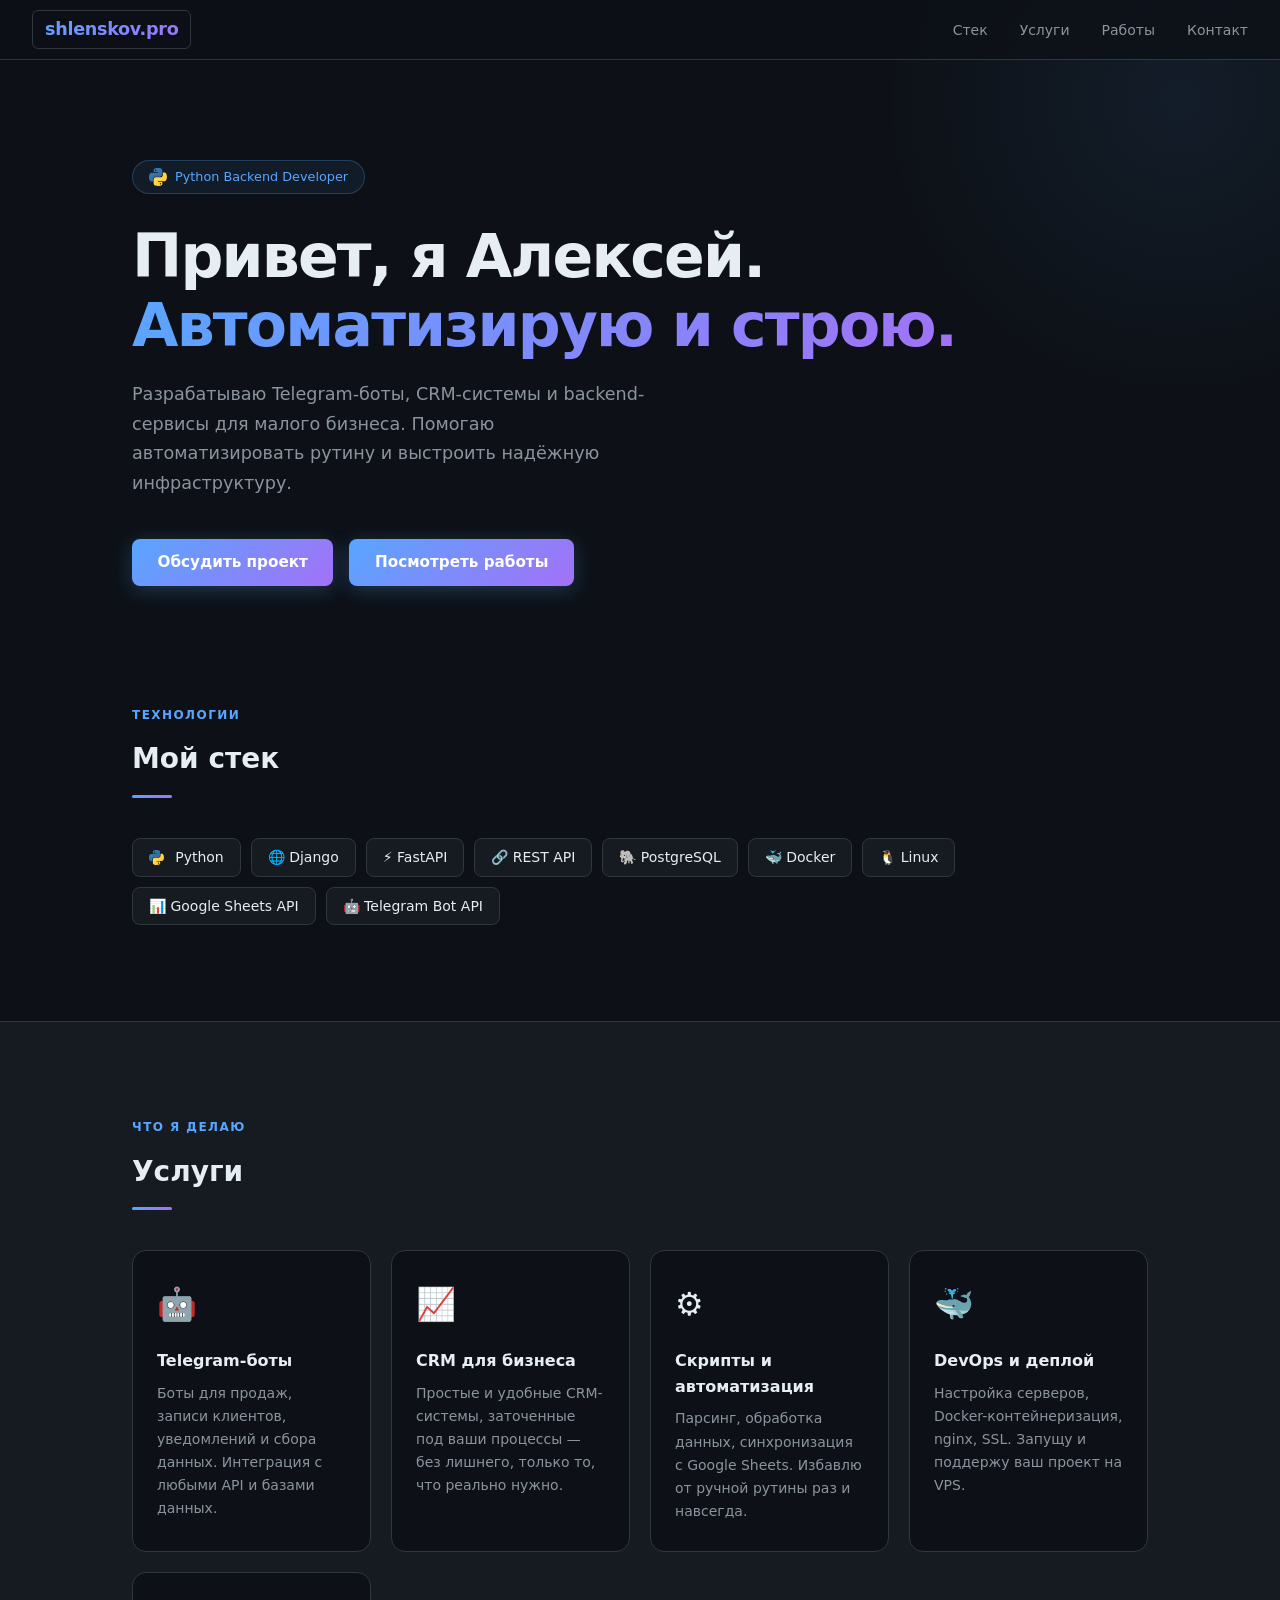
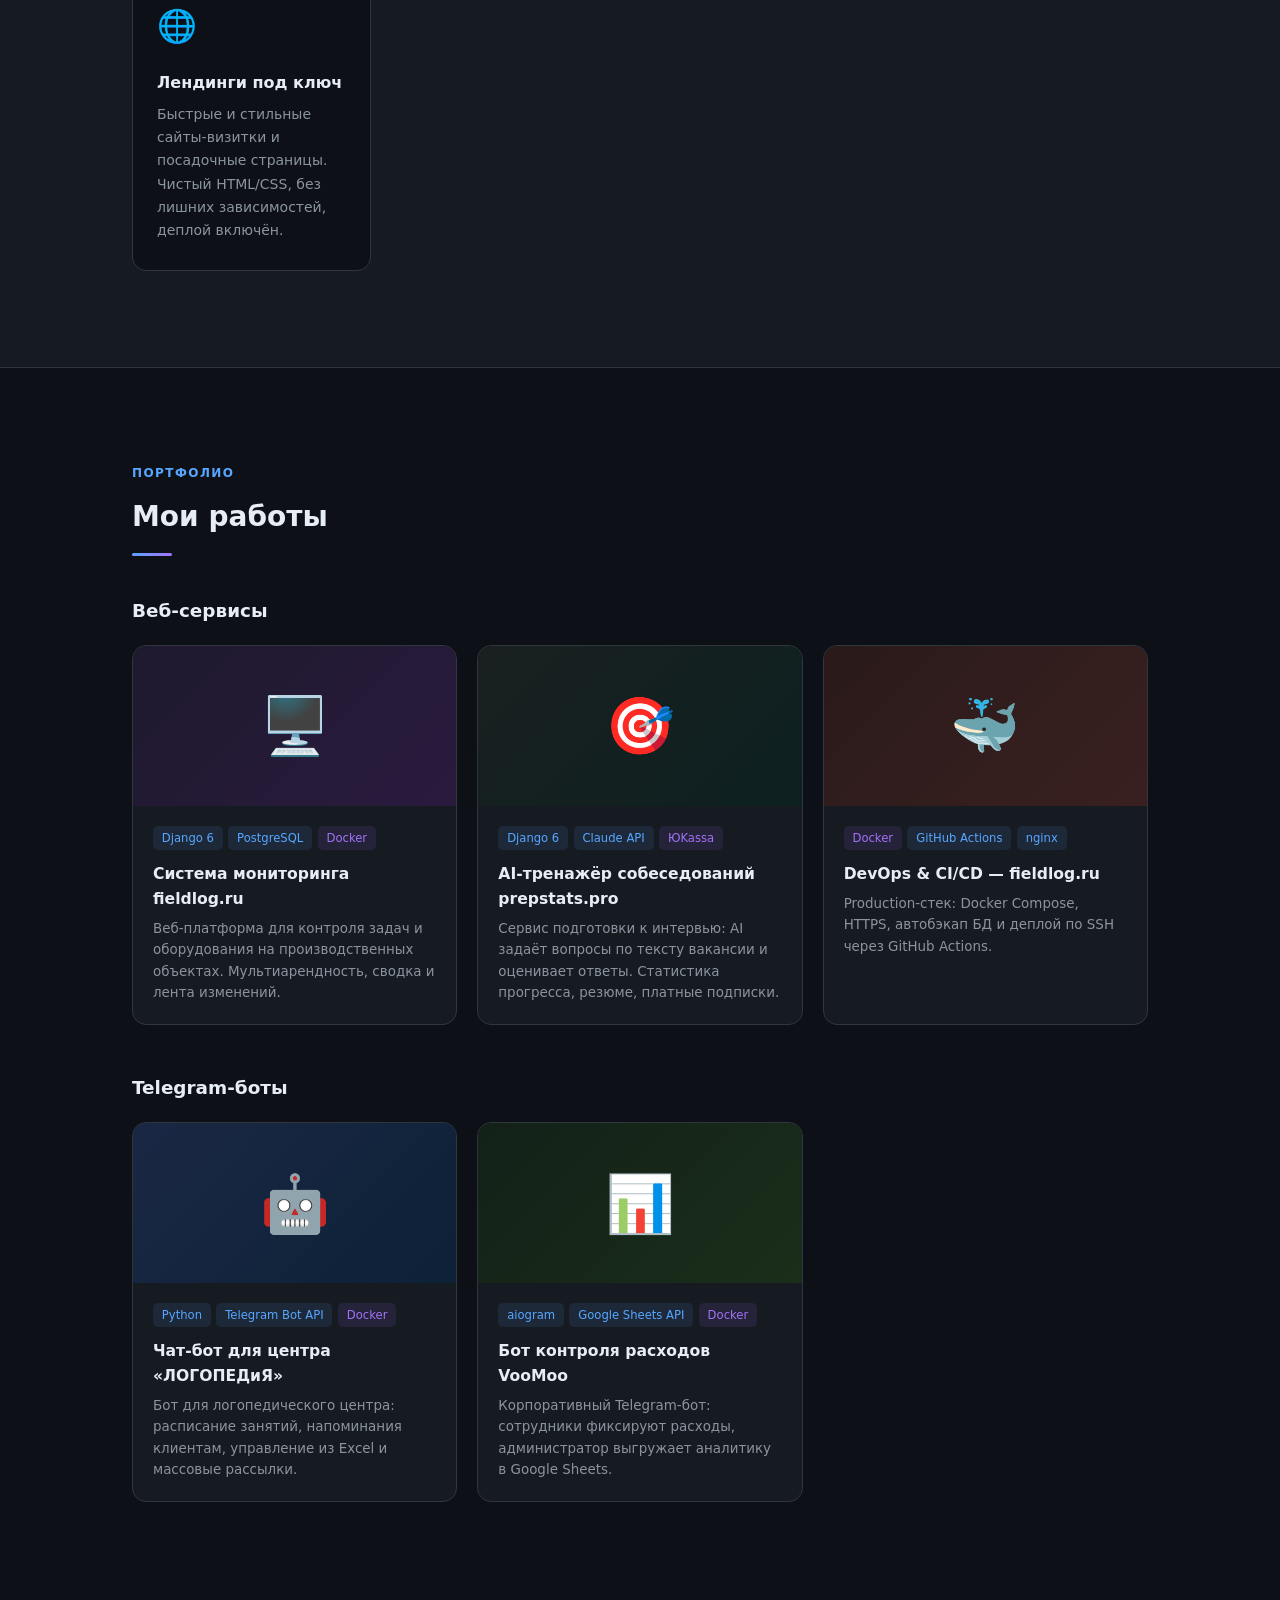
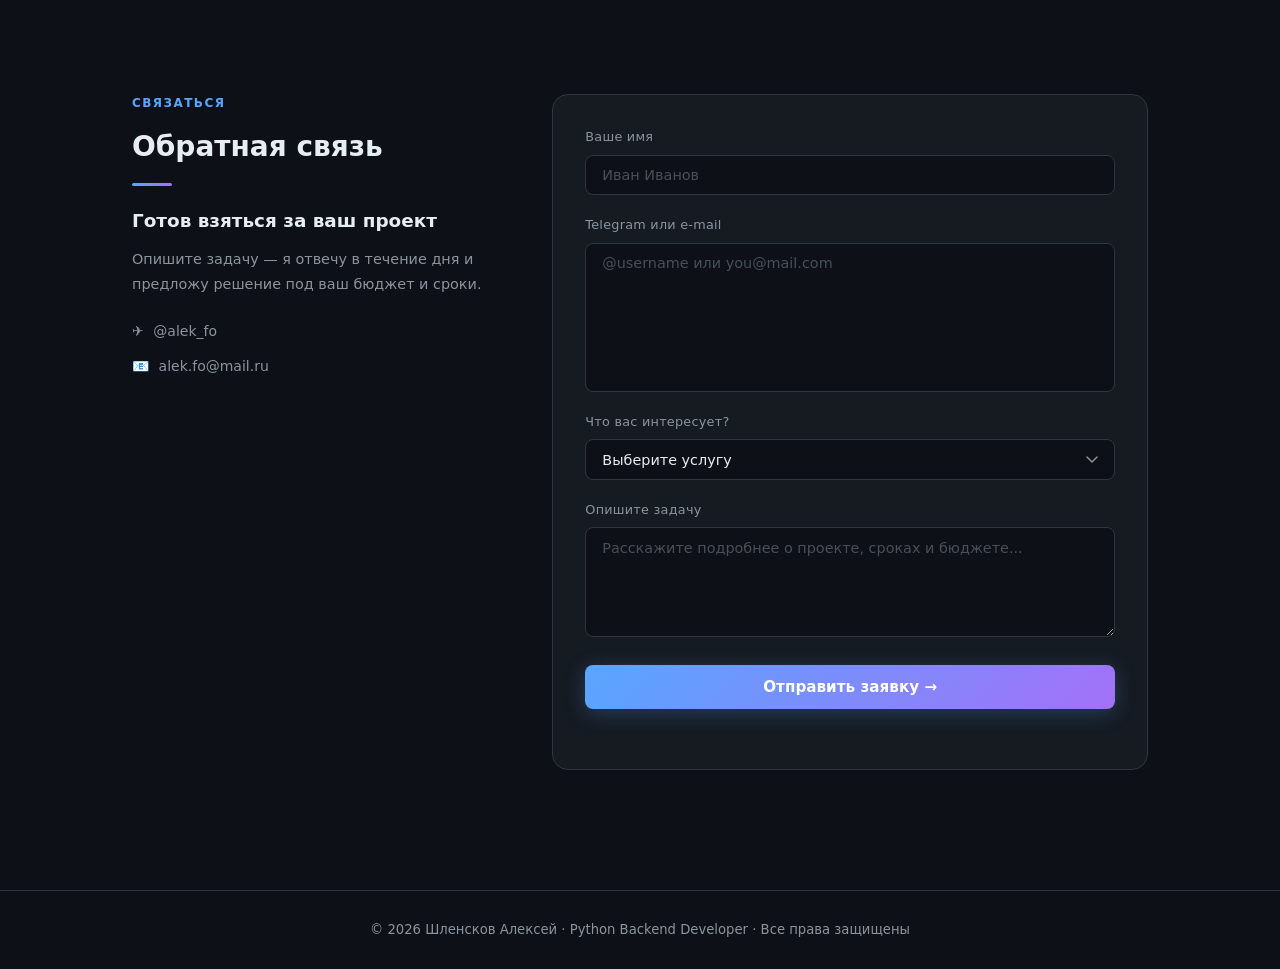
<file: index.html>
<!DOCTYPE html>
<html lang="ru">
<head>
    <meta charset="UTF-8">
    <meta name="viewport" content="width=device-width, initial-scale=1.0">
    <title>Алексей — Python Backend Developer</title>
    <link rel="stylesheet" href="style.css">
</head>
<body>

<!-- ═══ NAV ═══════════════════════════════════════════ -->
<nav>
    <div class="nav-logo">shlenskov.pro</div>
    <ul class="nav-links">
        <li><a href="#stack">Стек</a></li>
        <li><a href="#services">Услуги</a></li>
        <li><a href="#portfolio">Работы</a></li>
        <li><a href="#contact">Контакт</a></li>
    </ul>
    <button class="burger" aria-label="Меню">
        <span></span>
        <span></span>
        <span></span>
    </button>
</nav>

<!-- ═══ HERO ═══════════════════════════════════════════ -->
<section id="hero">
    <div class="container">
        <div class="hero-badge">
            <img src="assets/python-logo.svg" width="18" height="18" alt="Python" style="vertical-align:-3px"> Python Backend Developer
        </div>
        <h1 class="hero-title">
            Привет, я Алексей.<br>
            <span class="gradient">Автоматизирую и строю.</span>
        </h1>
        <p class="hero-sub">
            Разрабатываю Telegram-боты, CRM-системы и backend-сервисы для малого бизнеса.
            Помогаю автоматизировать рутину и выстроить надёжную инфраструктуру.
        </p>
        <div class="hero-actions">
            <a href="#contact" class="btn btn-primary">Обсудить проект</a>
            <a href="#portfolio" class="btn btn-primary">Посмотреть работы</a>
        </div>
    </div>
</section>

<!-- ═══ STACK ══════════════════════════════════════════ -->
<section id="stack">
    <div class="container">
        <div class="section-label">Технологии</div>
        <h2 class="section-title">Мой стек</h2>
        <div class="stack-grid">
            <span class="badge"><img src="assets/python-logo.svg" width="15" height="15" alt="Python" style="vertical-align:-2px;margin-right:4px">Python</span>
            <span class="badge">🌐 Django</span>
            <span class="badge">⚡ FastAPI</span>
            <span class="badge">🔗 REST API</span>
            <span class="badge">🐘 PostgreSQL</span>
            <span class="badge">🐳 Docker</span>
            <span class="badge">🐧 Linux</span>
            <span class="badge">📊 Google Sheets API</span>
            <span class="badge">🤖 Telegram Bot API</span>
        </div>
    </div>
</section>

<!-- ═══ SERVICES ═══════════════════════════════════════ -->
<section id="services">
    <div class="container">
        <div class="section-label">Что я делаю</div>
        <h2 class="section-title">Услуги</h2>
        <div class="services-grid">

            <div class="service-card">
                <span class="service-icon">🤖</span>
                <h3>Telegram-боты</h3>
                <p>Боты для продаж, записи клиентов, уведомлений и сбора данных. Интеграция с любыми API и базами данных.</p>
            </div>

            <div class="service-card">
                <span class="service-icon">📈</span>
                <h3>CRM для бизнеса</h3>
                <p>Простые и удобные CRM-системы, заточенные под ваши процессы — без лишнего, только то, что реально нужно.</p>
            </div>

            <div class="service-card">
                <span class="service-icon">⚙️</span>
                <h3>Скрипты и автоматизация</h3>
                <p>Парсинг, обработка данных, синхронизация с Google Sheets. Избавлю от ручной рутины раз и навсегда.</p>
            </div>

            <div class="service-card">
                <span class="service-icon">🐳</span>
                <h3>DevOps и деплой</h3>
                <p>Настройка серверов, Docker-контейнеризация, nginx, SSL. Запущу и поддержу ваш проект на VPS.</p>
            </div>

            <div class="service-card">
                <span class="service-icon">🌐</span>
                <h3>Лендинги под ключ</h3>
                <p>Быстрые и стильные сайты-визитки и посадочные страницы. Чистый HTML/CSS, без лишних зависимостей, деплой включён.</p>
            </div>

        </div>
    </div>
</section>

<!-- ═══ PORTFOLIO ══════════════════════════════════════ -->
<section id="portfolio">
    <div class="container">
        <div class="section-label">Портфолио</div>
        <h2 class="section-title">Мои работы</h2>
        <h3 class="portfolio-subtitle">Веб-сервисы</h3>
        <div class="portfolio-grid">

            <a href="projects/crm-agency.html" class="project-card">
                <div class="project-thumb t2">🖥️</div>
                <div class="project-body">
                    <div class="project-tags">
                        <span class="tag">Django 6</span>
                        <span class="tag">PostgreSQL</span>
                        <span class="tag purple">Docker</span>
                    </div>
                    <h3>Система мониторинга fieldlog.ru</h3>
                    <p>Веб-платформа для контроля задач и оборудования на производственных объектах. Мультиарендность, сводка и лента изменений.</p>
                </div>
            </a>

            <a href="projects/prepstats.html" class="project-card">
                <div class="project-thumb t5">🎯</div>
                <div class="project-body">
                    <div class="project-tags">
                        <span class="tag">Django 6</span>
                        <span class="tag">Claude API</span>
                        <span class="tag purple">ЮKassa</span>
                    </div>
                    <h3>AI-тренажёр собеседований prepstats.pro</h3>
                    <p>Сервис подготовки к интервью: AI задаёт вопросы по тексту вакансии и оценивает ответы. Статистика прогресса, резюме, платные подписки.</p>
                </div>
            </a>

            <a href="projects/devops-deploy.html" class="project-card">
                <div class="project-thumb t4">🐳</div>
                <div class="project-body">
                    <div class="project-tags">
                        <span class="tag purple">Docker</span>
                        <span class="tag">GitHub Actions</span>
                        <span class="tag">nginx</span>
                    </div>
                    <h3>DevOps & CI/CD — fieldlog.ru</h3>
                    <p>Production-стек: Docker Compose, HTTPS, автобэкап БД и деплой по SSH через GitHub Actions.</p>
                </div>
            </a>

        </div>

        <h3 class="portfolio-subtitle">Telegram-боты</h3>
        <div class="portfolio-grid">

            <a href="projects/telegram-bot.html" class="project-card">
                <div class="project-thumb t1">🤖</div>
                <div class="project-body">
                    <div class="project-tags">
                        <span class="tag">Python</span>
                        <span class="tag">Telegram Bot API</span>
                        <span class="tag purple">Docker</span>
                    </div>
                    <h3>Чат-бот для центра «ЛОГОПЕДиЯ»</h3>
                    <p>Бот для логопедического центра: расписание занятий, напоминания клиентам, управление из Excel и массовые рассылки.</p>
                </div>
            </a>

            <a href="projects/google-sheets.html" class="project-card">
                <div class="project-thumb t3">📊</div>
                <div class="project-body">
                    <div class="project-tags">
                        <span class="tag">aiogram</span>
                        <span class="tag">Google Sheets API</span>
                        <span class="tag purple">Docker</span>
                    </div>
                    <h3>Бот контроля расходов VooMoo</h3>
                    <p>Корпоративный Telegram-бот: сотрудники фиксируют расходы, администратор выгружает аналитику в Google Sheets.</p>
                </div>
            </a>

        </div>
    </div>
</section>

<!-- ═══ CONTACT ════════════════════════════════════════ -->
<section id="contact">
    <div class="container">
        <div class="contact-layout">

            <div class="contact-info">
                <div class="section-label">Связаться</div>
                <h2 class="section-title">Обратная связь</h2>
                <h3>Готов взяться за ваш проект</h3>
                <p>
                    Опишите задачу — я отвечу в течение дня
                    и предложу решение под ваш бюджет и сроки.
                </p>
                <a href="https://t.me/alek_fo" class="contact-link">
                    <span>✈️</span> @alek_fo
                </a>
                <a href="mailto:alekfo772@gmail.com" class="contact-link">
                    <span>📧</span> alek.fo@mail.ru
                </a>
            </div>

            <div class="form-card">
                <form id="contact-form">
                    <div class="form-group">
                        <label for="name">Ваше имя</label>
                        <input type="text" id="name" name="name" placeholder="Иван Иванов" autocomplete="name" required>
                    </div>

                    <div class="form-group">
                        <label for="contact">Telegram или e-mail</label>
                        <input type="text" id="contact" name="contact" placeholder="@username или you@mail.com" required>
                    </div>

                    <div class="form-group">
                        <label for="service">Что вас интересует?</label>
                        <select id="service" name="service">
                            <option value="" disabled selected>Выберите услугу</option>
                            <option value="telegram">🤖 Telegram-бот</option>
                            <option value="crm">📈 CRM-система</option>
                            <option value="automation">⚙️ Автоматизация / скрипты</option>
                            <option value="devops">🐳 DevOps / деплой</option>
                            <option value="landing">🌐 Лендинг / сайт-визитка</option>
                            <option value="other">💬 Другое</option>
                        </select>
                    </div>

                    <div class="form-group">
                        <label for="message">Опишите задачу</label>
                        <textarea id="message" name="message" placeholder="Расскажите подробнее о проекте, сроках и бюджете..." required></textarea>
                    </div>

                    <button type="submit" class="btn btn-primary btn-submit" id="submit-btn">
                        Отправить заявку →
                    </button>

                    <p id="form-status" class="form-status"></p>
                </form>
            </div>

        </div>
    </div>
</section>

<!-- ═══ FOOTER ═════════════════════════════════════════ -->
<footer>
    <p>© 2026 Шленсков Алексей · Python Backend Developer · Все права защищены</p>
</footer>

<script>
    const BACKEND = window.location.protocol === 'file:' ? 'http://localhost:8000' : '';

    document.getElementById('contact-form').addEventListener('submit', async (e) => {
        e.preventDefault();
        const btn = document.getElementById('submit-btn');
        const status = document.getElementById('form-status');
        const form = e.target;

        btn.disabled = true;
        btn.textContent = 'Отправляю…';
        status.textContent = '';
        status.className = 'form-status';

        try {
            const res = await fetch(`${BACKEND}/send`, {
                method: 'POST',
                headers: { 'Content-Type': 'application/json' },
                body: JSON.stringify({
                    name: form.name.value.trim(),
                    contact: form.contact.value.trim(),
                    service: form.service.value,
                    message: form.message.value.trim(),
                }),
            });

            if (!res.ok) throw new Error((await res.json()).detail || 'Ошибка сервера');

            status.textContent = 'Заявка отправлена! Отвечу в течение дня.';
            status.classList.add('form-status--ok');
            form.reset();
        } catch (err) {
            status.textContent = 'Не удалось отправить: ' + err.message;
            status.classList.add('form-status--err');
        } finally {
            btn.disabled = false;
            btn.textContent = 'Отправить заявку →';
        }
    });
</script>

<script>
    const burger = document.querySelector('.burger');
    const navLinks = document.querySelector('.nav-links');

    burger.addEventListener('click', () => {
        burger.classList.toggle('open');
        navLinks.classList.toggle('open');
    });

    navLinks.querySelectorAll('a').forEach(link => {
        link.addEventListener('click', () => {
            burger.classList.remove('open');
            navLinks.classList.remove('open');
        });
    });
</script>
</body>
</html>
</file>
<file: style.css>
:root {
    --bg:        #0d1117;
    --bg-card:   #161b22;
    --bg-hover:  #1c2128;
    --border:    #30363d;
    --accent:    #58a6ff;
    --accent-2:  #a371f7;
    --text:      #e6edf3;
    --muted:     #8b949e;
    --gradient:  linear-gradient(135deg, #58a6ff 0%, #a371f7 100%);
}

* { margin: 0; padding: 0; box-sizing: border-box; }

html { scroll-behavior: smooth; }

body {
    font-family: 'Segoe UI', system-ui, -apple-system, sans-serif;
    background: var(--bg);
    color: var(--text);
    line-height: 1.6;
}

/* ─── NAV ─────────────────────────────────── */
nav {
    position: fixed;
    top: 0; left: 0; right: 0;
    background: rgba(13, 17, 23, 0.80);
    backdrop-filter: blur(12px);
    -webkit-backdrop-filter: blur(12px);
    border-bottom: 1px solid var(--border);
    z-index: 100;
    padding: 0 2rem;
    height: 60px;
    display: flex;
    align-items: center;
    justify-content: space-between;
}

.nav-logo {
    font-weight: 700;
    font-size: 1.1rem;
    background: var(--gradient);
    -webkit-background-clip: text;
    -webkit-text-fill-color: transparent;
    background-clip: text;
    letter-spacing: -0.3px;
    text-decoration: none;
    padding: 0.3rem 0.75rem;
    border: 1px solid var(--border);
    border-radius: 6px;
    transition: border-color 0.2s, background-color 0.2s;
}
a.nav-logo:hover {
    border-color: var(--accent);
    background-color: rgba(88, 166, 255, 0.08);
}

.nav-links {
    display: flex;
    gap: 2rem;
    list-style: none;
}

.nav-links a {
    position: relative;
    color: var(--muted);
    text-decoration: none;
    font-size: 0.875rem;
    padding-bottom: 3px;
    transition: color 0.25s;
}

.nav-links a::after {
    content: '';
    position: absolute;
    left: 50%;
    bottom: 0;
    width: 0;
    height: 2px;
    background: var(--gradient);
    border-radius: 2px;
    transform: translateX(-50%);
    transition: width 0.3s cubic-bezier(0.4, 0, 0.2, 1);
}

.nav-links a:hover {
    color: var(--text);
}

.nav-links a:hover::after {
    width: 100%;
}

/* ─── LAYOUT ──────────────────────────────── */
.container {
    max-width: 1080px;
    margin: 0 auto;
    padding: 0 2rem;
}

section { padding: 96px 0; }

.section-label {
    font-size: 0.75rem;
    font-weight: 600;
    letter-spacing: 0.12em;
    text-transform: uppercase;
    color: var(--accent);
    margin-bottom: 0.75rem;
}

.section-title {
    font-size: 1.75rem;
    font-weight: 700;
    margin-bottom: 2.5rem;
    position: relative;
    padding-bottom: 1rem;
}
.section-title::after {
    content: '';
    position: absolute;
    bottom: 0; left: 0;
    width: 40px; height: 3px;
    background: var(--gradient);
    border-radius: 2px;
}

/* ─── HERO ────────────────────────────────── */
#hero {
    padding-top: 160px;
    padding-bottom: 120px;
    position: relative;
    overflow: hidden;
}

#hero::before {
    content: '';
    position: absolute;
    top: -200px; right: -200px;
    width: 600px; height: 600px;
    background: radial-gradient(circle, rgba(88,166,255,0.08) 0%, transparent 70%);
    pointer-events: none;
}

.hero-badge {
    display: inline-flex;
    align-items: center;
    gap: 0.5rem;
    background: rgba(88, 166, 255, 0.08);
    border: 1px solid rgba(88, 166, 255, 0.25);
    color: var(--accent);
    padding: 0.35rem 1rem;
    border-radius: 20px;
    font-size: 0.8rem;
    font-weight: 500;
    margin-bottom: 1.75rem;
}

.hero-title {
    font-size: clamp(2.2rem, 5.5vw, 3.75rem);
    font-weight: 800;
    line-height: 1.15;
    letter-spacing: -0.03em;
    margin-bottom: 1.25rem;
}
.hero-title .gradient {
    background: var(--gradient);
    -webkit-background-clip: text;
    -webkit-text-fill-color: transparent;
    background-clip: text;
}

.hero-sub {
    font-size: 1.1rem;
    color: var(--muted);
    max-width: 520px;
    margin-bottom: 2.5rem;
    line-height: 1.7;
}

.hero-actions {
    display: flex;
    gap: 1rem;
    flex-wrap: wrap;
}

/* ─── BUTTONS ─────────────────────────────── */
.btn {
    display: inline-flex;
    align-items: center;
    gap: 0.5rem;
    padding: 0.7rem 1.6rem;
    border-radius: 8px;
    font-size: 0.95rem;
    font-weight: 600;
    text-decoration: none;
    cursor: pointer;
    transition: transform 0.15s, opacity 0.15s, box-shadow 0.15s;
    border: none;
    font-family: inherit;
}
.btn:hover { transform: translateY(-2px); }
.btn:active { transform: translateY(0); }

.btn-primary {
    background: var(--gradient);
    color: #fff;
    box-shadow: 0 4px 20px rgba(88,166,255,0.25);
}
.btn-primary:hover { box-shadow: 0 6px 28px rgba(88,166,255,0.4); }

.btn-ghost {
    background: transparent;
    color: var(--text);
    border: 1px solid var(--border);
}
.btn-ghost:hover { border-color: var(--accent); color: var(--accent); }

/* ─── STACK ───────────────────────────────── */
#stack { padding-top: 0; }

.stack-grid {
    display: flex;
    flex-wrap: wrap;
    gap: 0.625rem;
}

.badge {
    display: inline-flex;
    align-items: center;
    gap: 0.45rem;
    background: var(--bg-card);
    border: 1px solid var(--border);
    padding: 0.45rem 1rem;
    border-radius: 8px;
    font-size: 0.875rem;
    color: var(--text);
    transition: border-color 0.2s, background 0.2s;
}
.badge:hover {
    border-color: var(--accent);
    background: var(--bg-hover);
}

/* ─── SERVICES ────────────────────────────── */
#services { background: var(--bg-card); border-top: 1px solid var(--border); border-bottom: 1px solid var(--border); }

.services-grid {
    display: grid;
    grid-template-columns: repeat(auto-fit, minmax(200px, 1fr));
    gap: 1.25rem;
}

.service-card {
    background: var(--bg);
    border: 1px solid var(--border);
    border-radius: 14px;
    padding: 1.75rem 1.5rem;
    transition: border-color 0.2s, transform 0.2s;
}
.service-card:hover {
    border-color: var(--accent);
    transform: translateY(-4px);
}

.service-icon {
    font-size: 2rem;
    margin-bottom: 1.1rem;
    display: block;
}

.service-card h3 {
    font-size: 1rem;
    font-weight: 700;
    margin-bottom: 0.5rem;
}

.service-card p {
    font-size: 0.875rem;
    color: var(--muted);
    line-height: 1.65;
}

/* ─── PORTFOLIO ───────────────────────────── */
.portfolio-grid {
    display: grid;
    grid-template-columns: repeat(auto-fill, minmax(300px, 1fr));
    gap: 1.25rem;
}

.portfolio-subtitle {
    font-size: 1.15rem;
    font-weight: 700;
    margin-bottom: 1.25rem;
}

.portfolio-grid + .portfolio-subtitle { margin-top: 3rem; }

.project-card {
    background: var(--bg-card);
    border: 1px solid var(--border);
    border-radius: 14px;
    overflow: hidden;
    transition: border-color 0.2s, transform 0.2s;
    text-decoration: none;
    color: inherit;
    display: block;
}
.project-card:hover {
    border-color: var(--accent);
    transform: translateY(-4px);
}

.project-thumb {
    height: 160px;
    display: flex;
    align-items: center;
    justify-content: center;
    font-size: 3.5rem;
    position: relative;
    overflow: hidden;
}

.project-thumb.t1 { background: linear-gradient(135deg, #1a2744, #0d2137); }
.project-thumb.t2 { background: linear-gradient(135deg, #1e1a2e, #2a1a3e); }
.project-thumb.t3 { background: linear-gradient(135deg, #132118, #1a2e1a); }
.project-thumb.t4 { background: linear-gradient(135deg, #2a1a1a, #3a2020); }
.project-thumb.t5 { background: linear-gradient(135deg, #1a2020, #0d2020); }

.project-body { padding: 1.25rem; }

.project-tags {
    display: flex;
    flex-wrap: wrap;
    gap: 0.35rem;
    margin-bottom: 0.75rem;
}
.tag {
    background: rgba(88, 166, 255, 0.1);
    color: var(--accent);
    padding: 0.15rem 0.55rem;
    border-radius: 5px;
    font-size: 0.725rem;
    font-weight: 500;
}
.tag.purple {
    background: rgba(163, 113, 247, 0.1);
    color: var(--accent-2);
}

.project-body h3 {
    font-size: 0.975rem;
    font-weight: 700;
    margin-bottom: 0.4rem;
}

.project-body p {
    font-size: 0.84rem;
    color: var(--muted);
    line-height: 1.6;
}

/* ─── CONTACT ─────────────────────────────── */
#contact { padding-bottom: 120px; }

.contact-layout {
    display: grid;
    grid-template-columns: 1fr 1.6fr;
    gap: 3rem;
    align-items: start;
}

.contact-info .section-title {
    margin-bottom: 1.25rem;
}

.contact-info h3 {
    font-size: 1.15rem;
    font-weight: 700;
    margin-bottom: 0.75rem;
}

.contact-info p {
    color: var(--muted);
    font-size: 0.9rem;
    line-height: 1.7;
    margin-bottom: 1.5rem;
}

.contact-link {
    display: flex;
    align-items: center;
    gap: 0.6rem;
    color: var(--muted);
    text-decoration: none;
    font-size: 0.875rem;
    margin-bottom: 0.75rem;
    transition: color 0.2s;
}
.contact-link:hover { color: var(--accent); }

.form-card {
    background: var(--bg-card);
    border: 1px solid var(--border);
    border-radius: 16px;
    padding: 2rem;
}

.form-group { margin-bottom: 1.25rem; }

label {
    display: block;
    font-size: 0.8rem;
    font-weight: 500;
    color: var(--muted);
    margin-bottom: 0.45rem;
    letter-spacing: 0.02em;
}

input, select, textarea {
    width: 100%;
    padding: 0.7rem 1rem;
    background: var(--bg);
    border: 1px solid var(--border);
    border-radius: 8px;
    color: var(--text);
    font-size: 0.9rem;
    font-family: inherit;
    transition: border-color 0.2s, box-shadow 0.2s;
    -webkit-appearance: none;
    appearance: none;
}

input::placeholder, textarea::placeholder { color: #484f58; }

input:focus, select:focus, textarea:focus {
    outline: none;
    border-color: var(--accent);
    box-shadow: 0 0 0 3px rgba(88, 166, 255, 0.12);
}

select {
    background-image: url("data:image/svg+xml,%3Csvg xmlns='http://www.w3.org/2000/svg' width='12' height='8' viewBox='0 0 12 8'%3E%3Cpath d='M1 1l5 5 5-5' stroke='%238b949e' stroke-width='1.5' fill='none' stroke-linecap='round'/%3E%3C/svg%3E");
    background-repeat: no-repeat;
    background-position: right 1rem center;
    padding-right: 2.5rem;
    cursor: pointer;
}
select option { background: #161b22; }

textarea { resize: vertical; min-height: 110px; }

.btn-submit {
    width: 100%;
    justify-content: center;
    padding: 0.8rem;
    font-size: 0.95rem;
}

.form-status {
    margin-top: 0.75rem;
    font-size: 0.875rem;
    text-align: center;
    min-height: 1.2em;
}
.form-status--ok  { color: #3fb950; }
.form-status--err { color: #f85149; }

/* ─── PROJECT PAGE ───────────────────────── */
.project-page {
    padding-top: 96px;
    padding-bottom: 96px;
}

.breadcrumb {
    display: flex;
    align-items: center;
    gap: 0.5rem;
    font-size: 0.825rem;
    color: var(--muted);
    margin-bottom: 2rem;
}
.breadcrumb a {
    color: var(--muted);
    text-decoration: none;
    transition: color 0.2s;
}
.breadcrumb a:hover { color: var(--accent); }
.breadcrumb-sep { color: var(--border); }

.project-header {
    margin-bottom: 3rem;
    padding-bottom: 2.5rem;
    border-bottom: 1px solid var(--border);
}
.project-header h1 {
    font-size: clamp(1.8rem, 4vw, 2.6rem);
    font-weight: 800;
    letter-spacing: -0.03em;
    margin: 1rem 0 0.875rem;
}
.project-lead {
    font-size: 1.05rem;
    color: var(--muted);
    max-width: 680px;
    line-height: 1.75;
}

.project-meta {
    display: flex;
    flex-wrap: wrap;
    gap: 2rem;
    margin-top: 1.75rem;
}
.meta-item {
    display: flex;
    flex-direction: column;
    gap: 0.25rem;
}
.meta-label {
    font-size: 0.725rem;
    font-weight: 600;
    letter-spacing: 0.1em;
    text-transform: uppercase;
    color: var(--muted);
}
.meta-value {
    font-size: 0.9rem;
    font-weight: 500;
}

.project-section { margin-bottom: 3rem; }

.project-section h2 {
    font-size: 0.75rem;
    font-weight: 600;
    text-transform: uppercase;
    letter-spacing: 0.1em;
    color: var(--accent);
    margin-bottom: 1rem;
}
.project-section p {
    font-size: 0.95rem;
    line-height: 1.8;
    color: var(--text);
    max-width: 720px;
}
.project-section ul {
    list-style: none;
    display: flex;
    flex-direction: column;
    gap: 0.5rem;
    max-width: 720px;
}
.project-section li {
    font-size: 0.95rem;
    color: var(--text);
    padding-left: 1.25rem;
    position: relative;
    line-height: 1.6;
}
.project-section li::before {
    content: '–';
    position: absolute;
    left: 0;
    color: var(--accent);
}

.screenshots-grid {
    display: grid;
    grid-template-columns: repeat(auto-fit, minmax(280px, 1fr));
    gap: 1.25rem;
}
.screenshot {
    width: 100%;
    aspect-ratio: 16 / 9;
    border-radius: 10px;
    border: 2px dashed var(--border);
    background: var(--bg-card);
    object-fit: cover;
    display: block;
    transition: border-color 0.2s;
}
.screenshot:hover { border-color: var(--accent); }
.screenshot-caption {
    margin-top: 0.5rem;
    font-size: 0.8rem;
    color: var(--muted);
    text-align: center;
}

.screenshots-gallery {
    display: grid;
    grid-template-columns: repeat(auto-fill, minmax(170px, 1fr));
    gap: 1rem;
}
.gallery-item {
    display: flex;
    flex-direction: column;
    gap: 0.5rem;
}
.gallery-item img {
    width: 100%;
    height: 300px;
    object-fit: cover;
    object-position: top;
    border-radius: 10px;
    border: 1px solid var(--border);
    background: var(--bg-card);
    transition: border-color 0.2s, transform 0.2s;
    display: block;
}
.gallery-item img:hover {
    border-color: var(--accent);
    transform: translateY(-3px);
}
.gallery-caption {
    font-size: 0.775rem;
    color: var(--muted);
    text-align: center;
    line-height: 1.4;
}

.feature-block {
    padding-top: 2.5rem;
    border-top: 1px solid var(--border);
}
.feature-title {
    font-size: 1.35rem;
    font-weight: 700;
    line-height: 1.3;
    margin-bottom: 0.75rem;
}
.feature-block .screenshots-gallery { margin-top: 1.75rem; }

.screenshots-gallery.wide {
    grid-template-columns: repeat(auto-fill, minmax(280px, 1fr));
    gap: 1.25rem;
}
.screenshots-gallery.wide .gallery-item img {
    height: auto;
    aspect-ratio: 2 / 1;
}

.project-actions {
    display: flex;
    gap: 1rem;
    flex-wrap: wrap;
    padding-top: 2.5rem;
    border-top: 1px solid var(--border);
    margin-top: 0.5rem;
}

/* ─── LIGHTBOX ───────────────────────────── */
.lightbox-overlay {
    display: none;
    position: fixed;
    inset: 0;
    background: rgba(0, 0, 0, 0.92);
    z-index: 200;
    align-items: center;
    justify-content: center;
    cursor: zoom-out;
    backdrop-filter: blur(6px);
    -webkit-backdrop-filter: blur(6px);
}
.lightbox-overlay.active { display: flex; }

.lightbox-img {
    max-width: 90vw;
    max-height: 90vh;
    border-radius: 10px;
    object-fit: contain;
    box-shadow: 0 30px 90px rgba(0, 0, 0, 0.8);
    cursor: default;
}

.lightbox-close {
    position: absolute;
    top: 1.25rem;
    right: 1.5rem;
    background: none;
    border: none;
    color: #fff;
    font-size: 1.75rem;
    line-height: 1;
    cursor: pointer;
    opacity: 0.6;
    transition: opacity 0.15s;
    padding: 0.25rem;
}
.lightbox-close:hover { opacity: 1; }

.gallery-item img  { cursor: zoom-in; }
.screenshot        { cursor: zoom-in; }

/* ─── FOOTER ──────────────────────────────── */
footer {
    border-top: 1px solid var(--border);
    padding: 1.75rem 2rem;
    text-align: center;
    color: var(--muted);
    font-size: 0.825rem;
}

/* ─── BURGER ──────────────────────────────── */
.burger {
    display: none;
    flex-direction: column;
    gap: 5px;
    background: none;
    border: none;
    cursor: pointer;
    padding: 4px;
}

.burger span {
    display: block;
    width: 24px;
    height: 2px;
    background: var(--text);
    border-radius: 2px;
    transition: transform 0.3s, opacity 0.3s;
}

.burger.open span:nth-child(1) { transform: translateY(7px) rotate(45deg); }
.burger.open span:nth-child(2) { opacity: 0; }
.burger.open span:nth-child(3) { transform: translateY(-7px) rotate(-45deg); }

/* ─── RESPONSIVE ──────────────────────────── */
@media (max-width: 768px) {
    nav {
        position: sticky;
        top: 0;
        height: auto;
        min-height: 60px;
        flex-wrap: wrap;
        padding: 0 1.25rem;
    }

    .burger { display: flex; }

    .nav-links {
        display: none;
        width: 100%;
        flex-direction: column;
        gap: 0;
        padding: 0.5rem 0 1rem;
        border-top: 1px solid var(--border);
    }

    .nav-links.open { display: flex; }

    .nav-links li a {
        display: block;
        padding: 0.75rem 0;
        font-size: 1rem;
    }

    .container { padding: 0 1.25rem; }
    section { padding: 64px 0; }

    .hero-title { font-size: 2.2rem; }

    .contact-layout {
        grid-template-columns: 1fr;
        gap: 2rem;
    }

    .form-card { padding: 1.5rem; }
}

@media (max-width: 480px) {
    .hero-actions { flex-direction: column; }
    .btn { justify-content: center; }
}
</file>
